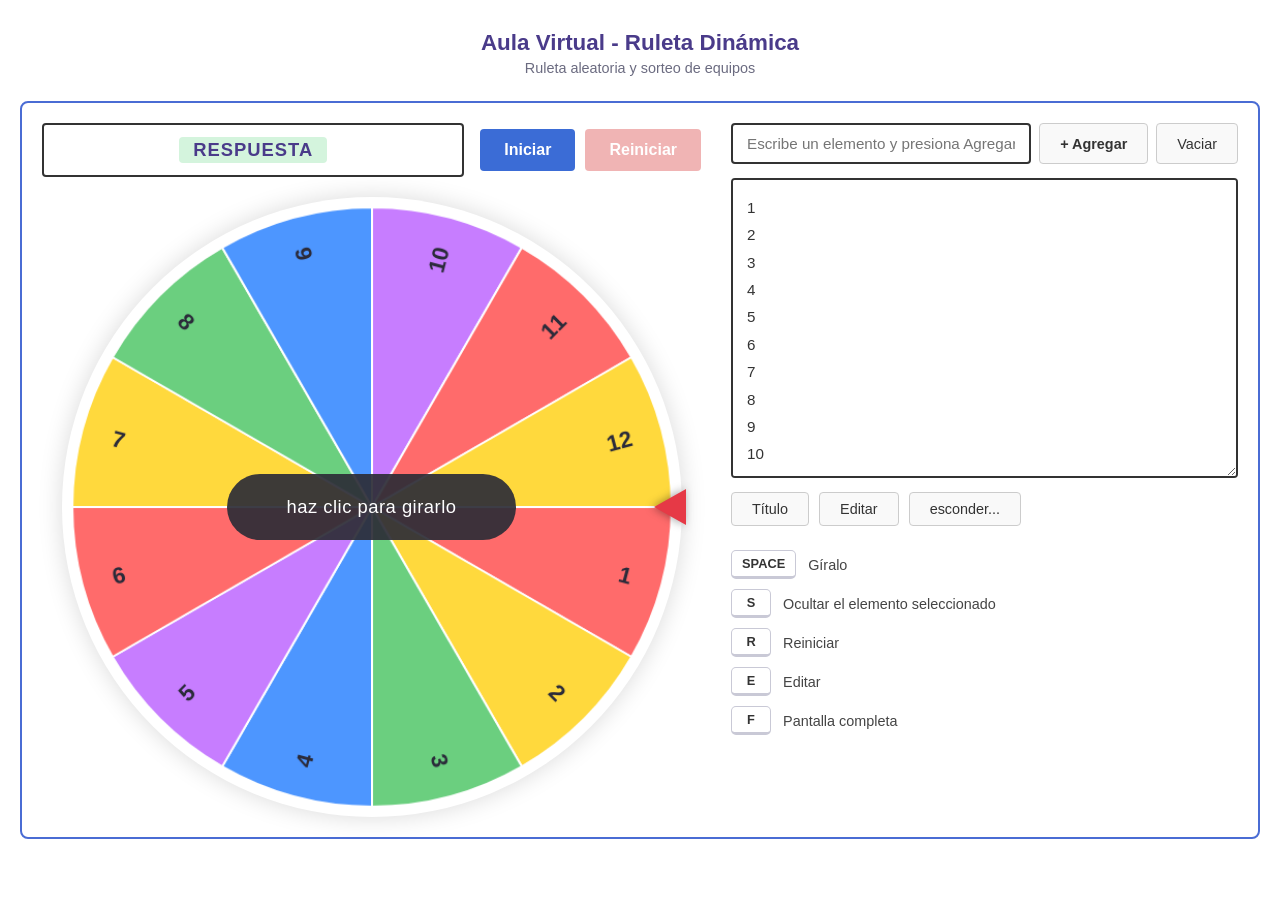
<file: index.html>
<!doctype html>
<html lang="es">
  <head>
    <meta charset="UTF-8" />
    <meta name="viewport" content="width=device-width, initial-scale=1.0" />
    <title>Aula Virtual - Ruleta Dinámica</title>
    <link rel="stylesheet" href="css/estilos.css" />
  </head>
  <body>
    <header class="cabecera">
      <h1>Aula Virtual - Ruleta Dinámica</h1>
      <p>Ruleta aleatoria y sorteo de equipos</p>
    </header>

    <main class="contenedor-principal">
      <section class="zona-izquierda">
        <div class="fila-superior">
          <div class="caja-respuesta">
            <span id="respuestaSeleccionada" class="texto-respuesta"
              >RESPUESTA</span
            >
          </div>
          <div class="fila-botones-inicio">
            <button id="botonIniciar" class="boton boton-azul">Iniciar</button>
            <button id="botonReiniciar" class="boton boton-rojo" disabled>
              Reiniciar
            </button>
          </div>
        </div>

        <div class="zona-ruleta">
          <canvas id="lienzoRuleta" width="600" height="600"></canvas>
          <div class="indicador-triangulo"></div>
          <button class="boton-girar-central" id="botonCentral">
            haz clic para girarlo
          </button>
        </div>
      </section>

      <section class="zona-derecha">
        <div class="fila-agregar">
          <input
            type="text"
            id="entradaRapida"
            class="entrada-rapida"
            placeholder="Escribe un elemento y presiona Agregar"
            maxlength="60"
          />
          <button id="botonAgregar" class="boton-secundario boton-agregar">
            + Agregar
          </button>
          <button id="botonVaciar" class="boton-secundario">Vaciar</button>
        </div>

        <textarea
          id="entradaElementos"
          class="area-texto"
          spellcheck="false"
        ></textarea>

        <div class="fila-botones-edicion">
          <button id="botonTitulo" class="boton-secundario">Título</button>
          <button id="botonEditar" class="boton-secundario">Editar</button>
          <button id="botonOcultar" class="boton-secundario">
            esconder...
          </button>
        </div>

        <div class="panel-atajos">
          <div class="atajo"><kbd>SPACE</kbd><span>Gíralo</span></div>
          <div class="atajo">
            <kbd>S</kbd><span>Ocultar el elemento seleccionado</span>
          </div>
          <div class="atajo"><kbd>R</kbd><span>Reiniciar</span></div>
          <div class="atajo"><kbd>E</kbd><span>Editar</span></div>
          <div class="atajo"><kbd>F</kbd><span>Pantalla completa</span></div>
        </div>
      </section>
    </main>

    <div id="notificacion" class="notificacion"></div>

    <script src="js/almacenamiento.js"></script>
    <script src="js/ruleta.js"></script>
    <script src="js/principal.js"></script>
  </body>
</html>
</file>
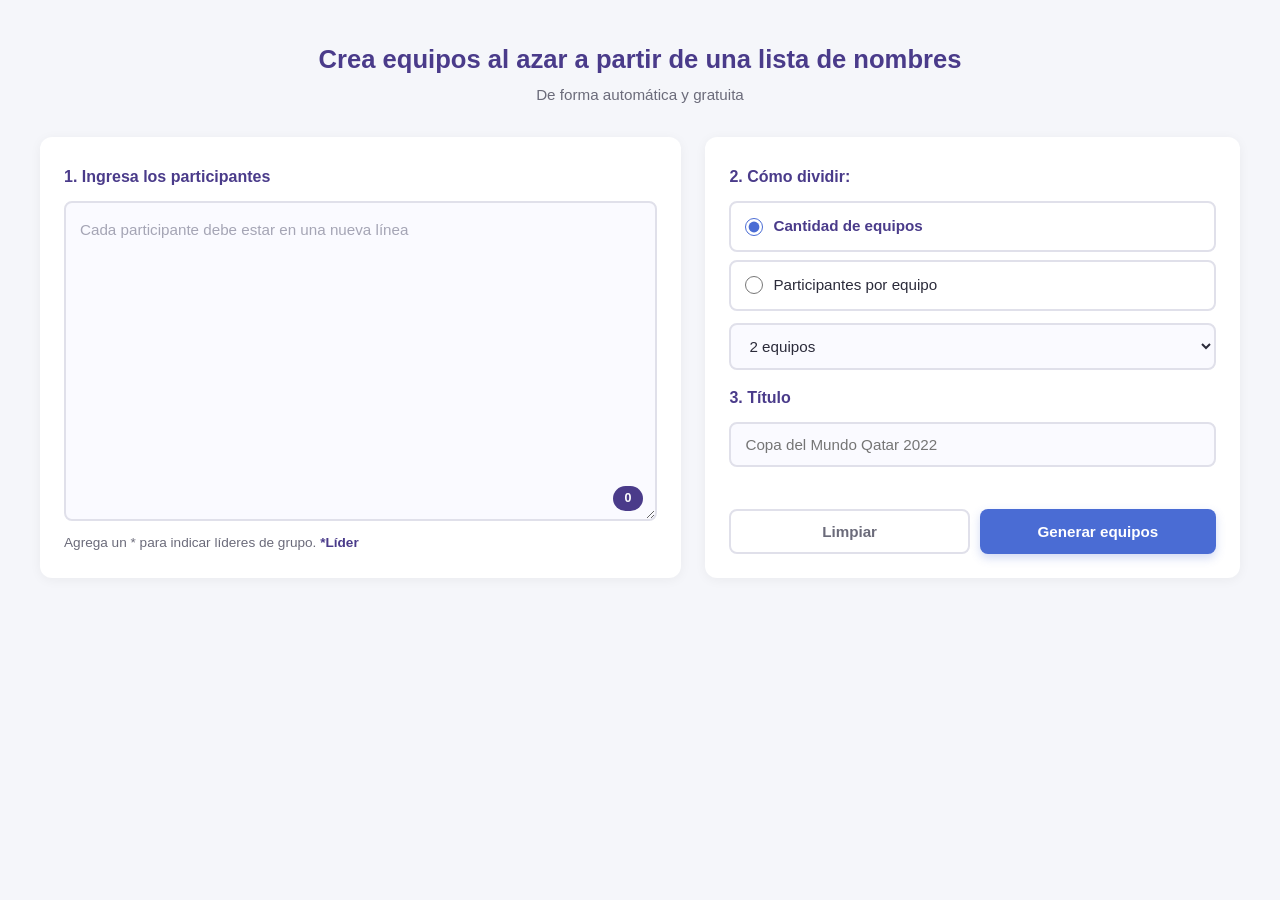
<file: sorteo-equipos/index.html>
<!doctype html>
<html lang="es">
  <head>
    <meta charset="UTF-8" />
    <meta name="viewport" content="width=device-width, initial-scale=1.0" />
    <title>Sorteo de Equipos</title>
    <link rel="stylesheet" href="css/estilos.css" />
  </head>
  <body>
    <header class="cabecera">
      <h1>Crea equipos al azar a partir de una lista de nombres</h1>
      <p>De forma automática y gratuita</p>
    </header>

    <!-- ============ PANTALLA 1: CONFIGURACIÓN ============ -->
    <main id="pantallaConfiguracion" class="pantalla activa">
      <section class="columna-izquierda">
        <h2>1. Ingresa los participantes</h2>

        <div class="contenedor-textarea">
          <textarea
            id="entradaParticipantes"
            placeholder="Cada participante debe estar en una nueva línea"
            maxlength="5000"
          ></textarea>
          <span class="contador" id="contadorParticipantes">0</span>
        </div>

        <p class="ayuda">
          Agrega un * para indicar líderes de grupo. <strong>*Líder</strong>
        </p>
      </section>

      <section class="columna-derecha">
        <h2>2. Cómo dividir:</h2>

        <div class="grupo-radios">
          <label class="radio-opcion">
            <input type="radio" name="modoDivision" value="equipos" checked />
            <span>Cantidad de equipos</span>
          </label>
          <label class="radio-opcion">
            <input type="radio" name="modoDivision" value="integrantes" />
            <span>Participantes por equipo</span>
          </label>
        </div>

        <select id="selectorCantidad" class="selector">
          <option value="2">2 equipos</option>
          <option value="3">3 equipos</option>
          <option value="4">4 equipos</option>
          <option value="5">5 equipos</option>
          <option value="6">6 equipos</option>
          <option value="7">7 equipos</option>
          <option value="8">8 equipos</option>
          <option value="9">9 equipos</option>
          <option value="10">10 equipos</option>
        </select>

        <h2>3. Título</h2>

        <input
          type="text"
          id="entradaTitulo"
          class="entrada-texto"
          placeholder="Copa del Mundo Qatar 2022"
          maxlength="60"
        />

        <div class="acciones-configuracion">
          <button id="botonLimpiar" class="boton boton-texto">Limpiar</button>
          <button id="botonGenerar" class="boton boton-primario">
            Generar equipos
          </button>
        </div>
      </section>
    </main>

    <!-- ============ PANTALLA 2: RESULTADOS ============ -->
    <main id="pantallaResultados" class="pantalla">
      <div class="encabezado-resultados">
        <h1 id="tituloResultados">Equipos conformados</h1>
        <button id="botonVolver" class="boton boton-texto">← Volver</button>
      </div>

      <div id="contenedorEquipos" class="contenedor-equipos"></div>

      <div class="acciones-resultados">
        <button id="botonDescargarJpg" class="boton boton-secundario">
          <svg
            class="icono"
            viewBox="0 0 24 24"
            fill="none"
            stroke="currentColor"
            stroke-width="2"
            stroke-linecap="round"
            stroke-linejoin="round"
          >
            <path d="M21 15v4a2 2 0 0 1-2 2H5a2 2 0 0 1-2-2v-4" />
            <polyline points="7 10 12 15 17 10" />
            <line x1="12" y1="15" x2="12" y2="3" />
          </svg>
          <span>Descargar JPG</span>
        </button>

        <button id="botonCopiarTodo" class="boton boton-secundario">
          <svg
            class="icono"
            viewBox="0 0 24 24"
            fill="none"
            stroke="currentColor"
            stroke-width="2"
            stroke-linecap="round"
            stroke-linejoin="round"
          >
            <rect x="9" y="9" width="13" height="13" rx="2" ry="2" />
            <path d="M5 15H4a2 2 0 0 1-2-2V4a2 2 0 0 1 2-2h9a2 2 0 0 1 2 2v1" />
          </svg>
          <span>Copiar todo</span>
        </button>

        <button id="botonCopiarColumnas" class="boton boton-secundario">
          <svg
            class="icono"
            viewBox="0 0 24 24"
            fill="none"
            stroke="currentColor"
            stroke-width="2"
            stroke-linecap="round"
            stroke-linejoin="round"
          >
            <rect x="3" y="3" width="7" height="18" rx="1" />
            <rect x="14" y="3" width="7" height="18" rx="1" />
          </svg>
          <span>Copiar en columnas</span>
        </button>
      </div>
    </main>

    <div id="notificacion" class="notificacion"></div>

    <script src="js/almacenamiento.js"></script>
    <script src="js/sorteo.js"></script>
    <script src="js/interfaz.js"></script>
    <script src="js/principal.js"></script>
  </body>
</html>
</file>
<file: css/estilos.css>
* {
  margin: 0;
  padding: 0;
  box-sizing: border-box;
  font-family: "Segoe UI", Tahoma, sans-serif;
}

body {
  background: #ffffff;
  color: #2b2b3a;
  min-height: 100vh;
  padding: 20px;
}

.cabecera {
  text-align: center;
  padding: 10px 0 25px;
}

.cabecera h1 {
  font-size: 1.4rem;
  color: #4a3b8a;
  font-weight: 700;
  margin-bottom: 4px;
}

.cabecera p {
  font-size: 0.9rem;
  color: #6b6b80;
}

.contenedor-principal {
  display: grid;
  grid-template-columns: 1.3fr 1fr;
  gap: 30px;
  max-width: 1300px;
  margin: 0 auto;
  padding: 20px;
  border: 2px solid #4a6cd4;
  border-radius: 8px;
  background: #ffffff;
}

@media (max-width: 1000px) {
  .contenedor-principal {
    grid-template-columns: 1fr;
  }
}

.zona-izquierda {
  display: flex;
  flex-direction: column;
  gap: 20px;
}

.fila-superior {
  display: flex;
  justify-content: space-between;
  align-items: center;
  gap: 16px;
  flex-wrap: wrap;
}

.caja-respuesta {
  flex: 1;
  min-width: 220px;
  border: 2px solid #333;
  border-radius: 4px;
  padding: 12px 24px;
  text-align: center;
  background: #ffffff;
  display: flex;
  align-items: center;
  justify-content: center;
  min-height: 52px;
}

.texto-respuesta {
  font-size: 1.15rem;
  color: #4a3b8a;
  font-weight: 600;
  padding: 2px 14px;
  background: #d4f4dd;
  border-radius: 4px;
  letter-spacing: 1px;
}

.fila-botones-inicio {
  display: flex;
  gap: 10px;
}

.boton {
  padding: 12px 24px;
  border: none;
  border-radius: 4px;
  font-size: 1rem;
  font-weight: 600;
  cursor: pointer;
  transition:
    background 0.2s,
    transform 0.1s;
  color: #ffffff;
}

.boton:active {
  transform: scale(0.97);
}

.boton-azul {
  background: #3b6cd6;
}
.boton-azul:hover {
  background: #2d55aa;
}

.boton-rojo {
  background: #e05a5a;
}
.boton-rojo:hover {
  background: #c14040;
}

.boton:disabled {
  opacity: 0.45;
  cursor: not-allowed;
}

.zona-ruleta {
  position: relative;
  width: 100%;
  max-width: 620px;
  aspect-ratio: 1 / 1;
  margin: 0 auto;
  display: flex;
  align-items: center;
  justify-content: center;
}

#lienzoRuleta {
  width: 100%;
  height: 100%;
  display: block;
  border-radius: 50%;
  box-shadow: 0 0 25px rgba(0, 0, 0, 0.15);
  transition: transform 4s cubic-bezier(0.17, 0.67, 0.12, 0.99);
}

.indicador-triangulo {
  position: absolute;
  top: 50%;
  right: -4px;
  transform: translateY(-50%);
  width: 0;
  height: 0;
  border-top: 18px solid transparent;
  border-bottom: 18px solid transparent;
  border-right: 32px solid #e63946;
  z-index: 20;
  filter: drop-shadow(-2px 0 4px rgba(0, 0, 0, 0.35));
}

.boton-girar-central {
  position: absolute;
  top: 50%;
  left: 50%;
  transform: translate(-50%, -50%);
  background: rgba(45, 45, 55, 0.92);
  color: #ffffff;
  border: none;
  border-radius: 40px;
  padding: 22px 60px;
  font-size: 1.15rem;
  font-weight: 500;
  cursor: pointer;
  letter-spacing: 0.5px;
  z-index: 15;
  transition:
    transform 0.15s,
    background 0.2s;
  white-space: nowrap;
}

.boton-girar-central:hover {
  background: rgba(30, 30, 40, 0.95);
  transform: translate(-50%, -50%) scale(1.03);
}

.boton-girar-central:active {
  transform: translate(-50%, -50%) scale(0.97);
}

.zona-derecha {
  display: flex;
  flex-direction: column;
  gap: 14px;
}

.fila-agregar {
  display: flex;
  gap: 8px;
  flex-wrap: wrap;
}

.entrada-rapida {
  flex: 1;
  min-width: 160px;
  padding: 10px 14px;
  border: 2px solid #333;
  border-radius: 4px;
  font-size: 0.95rem;
  font-family: "Segoe UI", sans-serif;
  background: #ffffff;
  color: #333;
}

.entrada-rapida:focus {
  outline: none;
  border-color: #4a6cd4;
}

.boton-agregar {
  background: #3b6cd6;
  color: #ffffff;
  border-color: #3b6cd6;
  font-weight: 600;
}

.boton-agregar:hover {
  background: #2d55aa;
  border-color: #2d55aa;
  color: #ffffff;
}

.area-texto {
  width: 100%;
  height: 300px;
  padding: 14px;
  border: 2px solid #333;
  border-radius: 4px;
  font-size: 0.95rem;
  font-family: "Segoe UI", sans-serif;
  resize: vertical;
  background: #ffffff;
  color: #333;
  line-height: 1.8;
  cursor: text;
}

.area-texto:focus {
  outline: none;
  border-color: #4a6cd4;
}

.fila-botones-edicion {
  display: flex;
  gap: 10px;
  flex-wrap: wrap;
}

.boton-secundario {
  padding: 8px 20px;
  border: 1px solid #ccc;
  border-radius: 4px;
  background: #f9f9f9;
  color: #333;
  font-size: 0.9rem;
  cursor: pointer;
  transition:
    background 0.15s,
    border-color 0.15s;
}

.boton-secundario:hover {
  background: #f0f0f0;
  border-color: #999;
}

.boton-secundario:active {
  background: #e8e8e8;
}

.panel-atajos {
  margin-top: 10px;
  display: grid;
  gap: 10px;
}

.atajo {
  display: flex;
  align-items: center;
  gap: 12px;
  font-size: 0.9rem;
  color: #444;
}

kbd {
  display: inline-block;
  min-width: 40px;
  padding: 5px 10px;
  background: #ffffff;
  border: 1px solid #c9c9d6;
  border-bottom-width: 3px;
  border-radius: 5px;
  font-family: "Segoe UI", sans-serif;
  font-size: 0.8rem;
  font-weight: 700;
  color: #333;
  text-align: center;
}

.notificacion {
  position: fixed;
  bottom: 30px;
  left: 50%;
  transform: translateX(-50%) translateY(120px);
  background: #2b2b3a;
  color: #ffffff;
  padding: 12px 22px;
  border-radius: 8px;
  font-size: 0.9rem;
  font-weight: 600;
  box-shadow: 0 8px 24px rgba(0, 0, 0, 0.2);
  opacity: 0;
  transition:
    transform 0.3s,
    opacity 0.3s;
  z-index: 1000;
}

.notificacion.visible {
  transform: translateX(-50%) translateY(0);
  opacity: 1;
}

body.pantalla-completa .cabecera {
  display: none;
}

body.pantalla-completa .contenedor-principal {
  border: none;
  max-width: 100%;
}
</file>
<file: sorteo-equipos/css/estilos.css>
* {
  margin: 0;
  padding: 0;
  box-sizing: border-box;
  font-family: "Segoe UI", Tahoma, sans-serif;
}

body {
  background: #f5f6fa;
  color: #2b2b3a;
  min-height: 100vh;
  padding: 20px;
  line-height: 1.5;
}

/* ============================================================
   CABECERA
   ============================================================ */
.cabecera {
  text-align: center;
  padding: 20px 0 30px;
  max-width: 1200px;
  margin: 0 auto;
}

.cabecera h1 {
  font-size: 1.6rem;
  color: #4a3b8a;
  font-weight: 700;
}

.cabecera p {
  font-size: 0.95rem;
  color: #6b6b7a;
  margin-top: 6px;
}

/* ============================================================
   SISTEMA DE PANTALLAS
   ============================================================ */
.pantalla {
  display: none;
  max-width: 1200px;
  margin: 0 auto;
}

.pantalla.activa {
  display: block;
  animation: aparecer 0.3s ease;
}

#pantallaConfiguracion.activa {
  display: grid;
  grid-template-columns: 1.2fr 1fr;
  gap: 24px;
}

@keyframes aparecer {
  from {
    opacity: 0;
    transform: translateY(10px);
  }
  to {
    opacity: 1;
    transform: translateY(0);
  }
}

@media (max-width: 900px) {
  #pantallaConfiguracion.activa {
    grid-template-columns: 1fr;
  }
}

/* ============================================================
   COLUMNAS (pantalla de configuración)
   ============================================================ */
.columna-izquierda,
.columna-derecha {
  background: #ffffff;
  padding: 24px;
  border-radius: 12px;
  box-shadow: 0 2px 12px rgba(0, 0, 0, 0.05);
  display: flex;
  flex-direction: column;
  gap: 12px;
}

.columna-izquierda h2,
.columna-derecha h2 {
  font-size: 1rem;
  color: #4a3b8a;
  font-weight: 700;
  margin-top: 4px;
}

/* Textarea de participantes */
.contenedor-textarea {
  position: relative;
  flex: 1;
  display: flex;
}

#entradaParticipantes {
  width: 100%;
  min-height: 320px;
  padding: 14px 14px 42px;
  border: 2px solid #e0e0ea;
  border-radius: 8px;
  font-size: 0.95rem;
  font-family: inherit;
  resize: vertical;
  background: #fafaff;
  color: #2b2b3a;
  line-height: 1.7;
  transition:
    border-color 0.2s,
    background 0.2s;
}

#entradaParticipantes:focus {
  outline: none;
  border-color: #4a6cd4;
  background: #ffffff;
}

#entradaParticipantes::placeholder {
  color: #a5a5b5;
}

.contador {
  position: absolute;
  bottom: 10px;
  right: 14px;
  background: #4a3b8a;
  color: #ffffff;
  font-size: 0.78rem;
  font-weight: 700;
  padding: 3px 12px;
  border-radius: 20px;
  pointer-events: none;
}

.ayuda {
  font-size: 0.85rem;
  color: #6b6b7a;
}

.ayuda strong {
  color: #4a3b8a;
}

/* Radios de modo */
.grupo-radios {
  display: flex;
  flex-direction: column;
  gap: 8px;
}

.radio-opcion {
  display: flex;
  align-items: center;
  gap: 10px;
  padding: 12px 14px;
  border: 2px solid #e0e0ea;
  border-radius: 8px;
  cursor: pointer;
  transition:
    border-color 0.15s,
    background 0.15s;
  font-size: 0.95rem;
  user-select: none;
}

.radio-opcion:hover {
  border-color: #b9c3e8;
  background: #f5f7ff;
}

.radio-opcion input[type="radio"] {
  accent-color: #4a6cd4;
  width: 18px;
  height: 18px;
  cursor: pointer;
  flex-shrink: 0;
}

.radio-opcion input[type="radio"]:checked ~ span {
  color: #4a3b8a;
  font-weight: 600;
}

/* Select e input de título */
.selector,
.entrada-texto {
  width: 100%;
  padding: 12px 14px;
  border: 2px solid #e0e0ea;
  border-radius: 8px;
  font-size: 0.95rem;
  font-family: inherit;
  background: #fafaff;
  color: #2b2b3a;
  transition:
    border-color 0.15s,
    background 0.15s;
}

.selector {
  cursor: pointer;
}

.entrada-texto {
  cursor: text;
}

.selector:focus,
.entrada-texto:focus {
  outline: none;
  border-color: #4a6cd4;
  background: #ffffff;
}

/* ============================================================
   BOTONES
   ============================================================ */
.boton {
  padding: 12px 20px;
  border: none;
  border-radius: 8px;
  font-size: 0.95rem;
  font-weight: 600;
  font-family: inherit;
  cursor: pointer;
  transition:
    background 0.15s,
    transform 0.1s,
    box-shadow 0.15s,
    border-color 0.15s,
    color 0.15s;
  display: inline-flex;
  align-items: center;
  justify-content: center;
  gap: 8px;
  white-space: nowrap;
}

.boton:active {
  transform: scale(0.98);
}

.boton:disabled {
  opacity: 0.5;
  cursor: not-allowed;
}

.boton-primario {
  background: #4a6cd4;
  color: #ffffff;
  box-shadow: 0 4px 10px rgba(74, 108, 212, 0.25);
}

.boton-primario:hover {
  background: #3b5bc0;
  box-shadow: 0 6px 14px rgba(74, 108, 212, 0.35);
}

.boton-texto {
  background: transparent;
  color: #6b6b7a;
  border: 2px solid #e0e0ea;
}

.boton-texto:hover {
  background: #f0f0f5;
  color: #2b2b3a;
  border-color: #c9c9d6;
}

.boton-secundario {
  background: #ffffff;
  color: #4a3b8a;
  border: 2px solid #e0e0ea;
}

.boton-secundario:hover {
  background: #f5f7ff;
  border-color: #b9c3e8;
}

.acciones-configuracion {
  display: flex;
  gap: 10px;
  margin-top: auto;
  padding-top: 8px;
}

.acciones-configuracion .boton {
  flex: 1;
}

/* ============================================================
   PANTALLA DE RESULTADOS
   ============================================================ */
.encabezado-resultados {
  display: flex;
  justify-content: space-between;
  align-items: center;
  gap: 16px;
  margin-bottom: 24px;
  flex-wrap: wrap;
}

.encabezado-resultados h1 {
  font-size: 1.4rem;
  color: #4a3b8a;
  font-weight: 700;
}

#botonVolver {
  flex: none;
  padding: 10px 18px;
}

.contenedor-equipos {
  display: grid;
  grid-template-columns: repeat(auto-fill, minmax(240px, 1fr));
  gap: 16px;
  margin-bottom: 24px;
}

.equipo {
  background: #ffffff;
  border-radius: 12px;
  padding: 18px 20px;
  box-shadow: 0 2px 12px rgba(0, 0, 0, 0.05);
  border-left: 5px solid #e91e8c;
  transition:
    transform 0.15s,
    box-shadow 0.15s;
}

.equipo:hover {
  transform: translateY(-2px);
  box-shadow: 0 6px 18px rgba(0, 0, 0, 0.08);
}

.equipo h3 {
  font-size: 1rem;
  color: #e91e8c;
  font-weight: 700;
  padding-bottom: 10px;
  margin-bottom: 10px;
  border-bottom: 1px solid #f0d0e0;
}

.equipo ul {
  list-style: none;
  display: flex;
  flex-direction: column;
  gap: 6px;
}

.equipo li {
  font-size: 0.93rem;
  color: #2b2b3a;
  padding: 3px 0;
  display: flex;
  align-items: center;
  gap: 6px;
}

.equipo li.lider {
  color: #4a3b8a;
  font-weight: 700;
}

.estrella {
  color: #f5b400;
  font-size: 0.95rem;
  flex-shrink: 0;
}

.acciones-resultados {
  display: flex;
  gap: 10px;
  flex-wrap: wrap;
  justify-content: center;
  padding-top: 10px;
}

.icono {
  width: 18px;
  height: 18px;
  flex-shrink: 0;
}

/* ============================================================
   NOTIFICACIÓN
   ============================================================ */
.notificacion {
  position: fixed;
  bottom: 30px;
  left: 50%;
  transform: translateX(-50%) translateY(120px);
  background: #2b2b3a;
  color: #ffffff;
  padding: 12px 22px;
  border-radius: 8px;
  font-size: 0.9rem;
  font-weight: 600;
  box-shadow: 0 8px 24px rgba(0, 0, 0, 0.2);
  opacity: 0;
  transition:
    transform 0.3s,
    opacity 0.3s;
  z-index: 1000;
  pointer-events: none;
}

.notificacion.visible {
  transform: translateX(-50%) translateY(0);
  opacity: 1;
}

/* ============================================================
   RESPONSIVE EXTRA
   ============================================================ */
@media (max-width: 600px) {
  body {
    padding: 12px;
  }

  .cabecera h1 {
    font-size: 1.25rem;
  }

  .columna-izquierda,
  .columna-derecha {
    padding: 18px;
  }

  .encabezado-resultados {
    flex-direction: column;
    align-items: flex-start;
  }

  .acciones-resultados .boton {
    flex: 1 1 100%;
  }
}
</file>
